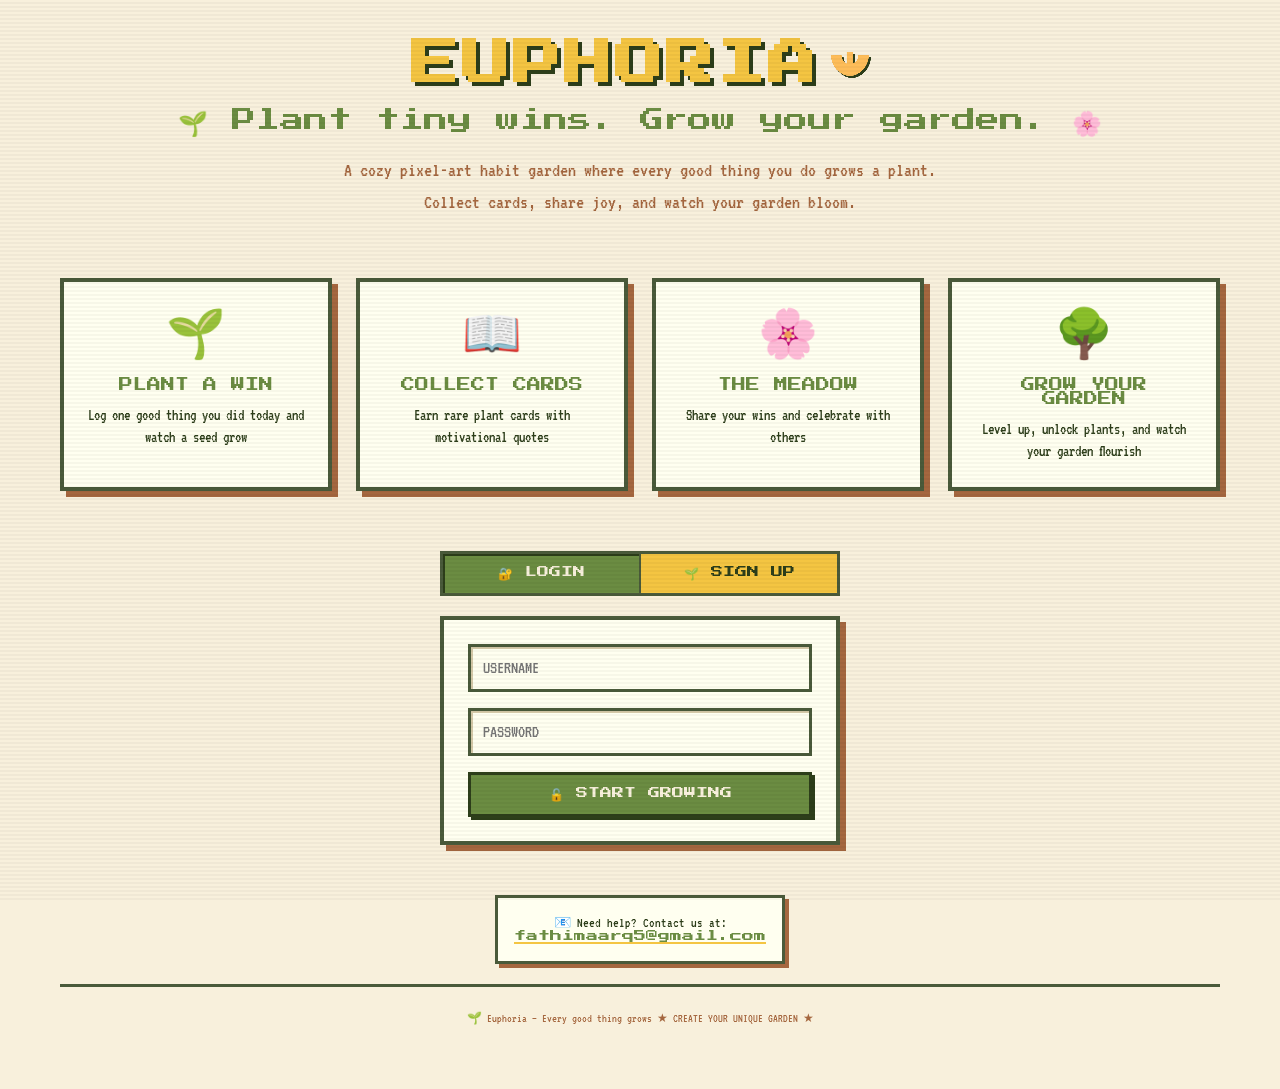
<file: index.html>
<!DOCTYPE html>
<html lang="en">
<head>
    <meta charset="UTF-8">
    <meta name="viewport" content="width=device-width, initial-scale=1.0, user-scalable=yes">
    <title>Euphoria 🌿
    </title>
    <link href="https://fonts.googleapis.com/css2?family=Press+Start+2P&family=VT323&display=swap" rel="stylesheet">
    <style>
        * {
            margin: 0;
            padding: 0;
            box-sizing: border-box;
            image-rendering: crisp-edges;
            image-rendering: pixelated;
        }

        body {
            background: #F8F0DC;
            font-family: 'VT323', monospace;
            font-size: 20px;
            color: #2D3E1A;
            min-height: 100vh;
        }

        .pixel-crt-overlay {
            position: fixed;
            top: 0;
            left: 0;
            width: 100%;
            height: 100%;
            pointer-events: none;
            background: repeating-linear-gradient(0deg, rgba(0,0,0,0.03) 0px, rgba(0,0,0,0.03) 2px, transparent 2px, transparent 4px);
            z-index: 999;
        }

        .landing-container {
            max-width: 1200px;
            margin: 0 auto;
            padding: 40px 20px;
            min-height: 100vh;
            display: flex;
            flex-direction: column;
        }

        .hero {
            text-align: center;
            margin-bottom: 60px;
        }

        .hero-logo {
            display: flex;
            align-items: center;
            justify-content: center;
            gap: 20px;
            margin-bottom: 20px;
        }

        .hero-logo span {
            font-size: 64px;
            filter: drop-shadow(4px 4px 0px #2D3E1A);
            animation: gentleBob 2s infinite;
        }

        .hero-logo h1 {
            font-family: 'Press Start 2P', monospace;
            font-size: 48px;
            color: #F4C542;
            text-shadow: 4px 4px 0px #2D3E1A;
            letter-spacing: 3px;
        }

        .hero-tagline {
            font-size: 24px;
            color: #6B8C42;
            margin-bottom: 16px;
            font-family: 'Press Start 2P', monospace;
        }

        .hero-description {
            font-size: 20px;
            color: #A5673F;
            max-width: 600px;
            margin: 0 auto;
            line-height: 1.6;
        }

        /* Pixel Logo Style - Small Wide Logo */
.pixel-logo {
    max-width: 90px;
    max-height: 30px;
    width: auto;
    height: auto;
    image-rendering: crisp-edges;
    image-rendering: pixelated;
    filter: drop-shadow(2px 2px 0px #2D3E1A);
    object-fit: contain;
}

/* For larger screens */
@media (min-width: 600px) {
    .pixel-logo {
        max-width: 80px;
        max-height: 24px;
    }
}

/* For mobile screens */
@media (max-width: 600px) {
    .pixel-logo {
        max-width: 40px;
        max-height: 16px;
    }
}

/* Align logo with title */
.hero-logo {
    display: flex;
    align-items: center;
    justify-content: center;
    gap: 12px;
    flex-wrap: wrap;
}

        .features {
            display: grid;
            grid-template-columns: repeat(auto-fit, minmax(250px, 1fr));
            gap: 24px;
            margin-bottom: 60px;
        }

        .feature-card {
            background: #FFFFF0;
            border: 4px solid #4A5A3A;
            padding: 24px;
            text-align: center;
            box-shadow: 6px 6px 0px #A5673F;
            transition: all 0.05s linear;
        }

        .feature-card:hover {
            transform: translate(-2px, -2px);
            box-shadow: 8px 8px 0px #A5673F;
        }

        .feature-emoji {
            font-size: 48px;
            margin-bottom: 16px;
            display: block;
        }

        .feature-title {
            font-family: 'Press Start 2P', monospace;
            font-size: 14px;
            color: #6B8C42;
            margin-bottom: 12px;
        }

        .feature-text {
            font-size: 16px;
            color: #2D3E1A;
            line-height: 1.4;
        }

        .auth-container {
            max-width: 400px;
            margin: 0 auto 30px auto;
            width: 100%;
        }

        .auth-tabs {
            display: flex;
            gap: 0;
            margin-bottom: 20px;
            border: 3px solid #4A5A3A;
            background: #D4C9A8;
        }

        .auth-tab {
            flex: 1;
            font-family: 'Press Start 2P', monospace;
            font-size: 12px;
            background: #F4C542;
            border: none;
            color: #2D3E1A;
            padding: 12px;
            cursor: pointer;
            transition: all 0.05s linear;
            text-align: center;
        }

        .auth-tab:first-child {
            border-right: 2px solid #4A5A3A;
        }

        .auth-tab.active {
            background: #6B8C42;
            color: #F8F0DC;
            box-shadow: inset 2px 2px 0px #2D3E1A;
        }

        .auth-tab:hover:not(.active) {
            background: #F8D86A;
        }

        .auth-panel {
            display: none;
            background: #FFFFF0;
            border: 4px solid #4A5A3A;
            padding: 24px;
            box-shadow: 6px 6px 0px #A5673F;
        }

        .auth-panel.active {
            display: block;
            animation: pixelFade 0.2s steps(4);
        }

        .auth-input {
            width: 100%;
            background: #FFFFF0;
            border: 3px solid #4A5A3A;
            padding: 12px;
            font-family: 'VT323', monospace;
            font-size: 18px;
            color: #2D3E1A;
            margin-bottom: 16px;
            box-shadow: inset 2px 2px 0px #D4C9A8;
        }

        .auth-input:focus {
            outline: none;
            border-color: #F4C542;
        }

        .auth-button {
            font-family: 'Press Start 2P', monospace;
            background: #6B8C42;
            border: 3px solid #2D3E1A;
            color: #F8F0DC;
            padding: 12px 20px;
            cursor: pointer;
            font-size: 12px;
            transition: all 0.05s linear;
            box-shadow: 3px 3px 0px #2D3E1A;
            width: 100%;
            text-align: center;
        }

        .auth-button:hover {
            background: #8CA87B;
            transform: translate(-1px, -1px);
            box-shadow: 4px 4px 0px #2D3E1A;
        }

        .auth-button:active {
            transform: translate(2px, 2px);
            box-shadow: 1px 1px 0px #2D3E1A;
        }

        .auth-error {
            font-size: 11px;
            color: #E07A5F;
            margin-top: 12px;
            text-align: center;
            font-family: 'Press Start 2P', monospace;
            display: none;
            line-height: 1.4;
        }

        .auth-success {
            font-size: 11px;
            color: #6B8C42;
            margin-top: 12px;
            text-align: center;
            font-family: 'Press Start 2P', monospace;
            display: none;
            line-height: 1.4;
        }

        .email-contact {
            text-align: center;
            margin: 20px auto;
            padding: 16px;
            background: #FFFFF0;
            border: 3px solid #4A5A3A;
            box-shadow: 4px 4px 0px #A5673F;
        }

        .email-contact p {
            font-size: 14px;
            color: #2D3E1A;
        }

        .email-contact a {
            color: #6B8C42;
            font-family: 'Press Start 2P', monospace;
            font-size: 12px;
            text-decoration: none;
            border-bottom: 2px solid #F4C542;
        }

        .email-contact a:hover {
            color: #F4C542;
        }

        .landing-footer {
            text-align: center;
            margin-top: auto;
            padding: 24px;
            border-top: 3px solid #4A5A3A;
            font-size: 12px;
            color: #A5673F;
        }

        @keyframes gentleBob {
            0% { transform: translateY(0px); }
            50% { transform: translateY(-6px); }
            100% { transform: translateY(0px); }
        }

        @keyframes pixelFade {
            0% { opacity: 0; transform: translateY(4px); }
            100% { opacity: 1; transform: translateY(0); }
        }

        @media (max-width: 600px) {
            .hero-logo h1 { font-size: 28px; }
            .hero-logo span { font-size: 40px; }
            .hero-tagline { font-size: 16px; }
            .hero-description { font-size: 16px; }
            .feature-title { font-size: 11px; }
            .feature-text { font-size: 14px; }
            .auth-container { max-width: 340px; }
        }
    </style>
</head>
<body>
    <div class="pixel-crt-overlay"></div>
    
    <div class="landing-container">
        <div class="hero">
            <div class="hero-logo">
                <h1>EUPHORIA</h1>
                <img src="logo.png" alt="Euphoria Logo" class="pixel-logo">
                
            </div>
            <div class="hero-tagline">🌱 Plant tiny wins. Grow your garden. 🌸</div>
            <div class="hero-description">
                A cozy pixel-art habit garden where every good thing you do grows a plant.<br>
                Collect cards, share joy, and watch your garden bloom.
            </div>
        </div>

        <div class="features">
            <div class="feature-card">
                <span class="feature-emoji">🌱</span>
                <div class="feature-title">PLANT A WIN</div>
                <div class="feature-text">Log one good thing you did today and watch a seed grow</div>
            </div>
            <div class="feature-card">
                <span class="feature-emoji">📖</span>
                <div class="feature-title">COLLECT CARDS</div>
                <div class="feature-text">Earn rare plant cards with motivational quotes</div>
            </div>
            <div class="feature-card">
                <span class="feature-emoji">🌸</span>
                <div class="feature-title">THE MEADOW</div>
                <div class="feature-text">Share your wins and celebrate with others</div>
            </div>
            <div class="feature-card">
                <span class="feature-emoji">🌳</span>
                <div class="feature-title">GROW YOUR GARDEN</div>
                <div class="feature-text">Level up, unlock plants, and watch your garden flourish</div>
            </div>
        </div>

        <div class="auth-container">
            <div class="auth-tabs">
                <button class="auth-tab active" data-auth="login">🔐 LOGIN</button>
                <button class="auth-tab" data-auth="signup">🌱 SIGN UP</button>
            </div>

            <div id="loginPanel" class="auth-panel active">
                <input type="text" id="loginUsername" class="auth-input" placeholder="USERNAME" maxlength="20" autocomplete="off">
                <input type="password" id="loginPassword" class="auth-input" placeholder="PASSWORD">
                <button id="loginBtn" class="auth-button">🔓 START GROWING</button>
                <div id="loginError" class="auth-error"></div>
                <div id="loginSuccess" class="auth-success"></div>
            </div>

            <div id="signupPanel" class="auth-panel">
                <input type="text" id="signupUsername" class="auth-input" placeholder="USERNAME" maxlength="20" autocomplete="off">
                <input type="password" id="signupPassword" class="auth-input" placeholder="PASSWORD">
                <input type="password" id="signupConfirm" class="auth-input" placeholder="CONFIRM PASSWORD">
                <button id="signupBtn" class="auth-button">🌿 CREATE GARDEN</button>
                <div id="signupError" class="auth-error"></div>
                <div id="signupSuccess" class="auth-success"></div>
            </div>
        </div>

        <!-- Email Contact -->
        <div class="email-contact">
            <p>📧 Need help? Contact us at:</p>
            <p><a href="mailto:fathimaarq5@gmail.com">fathimaarq5@gmail.com</a></p>
        </div>

        <footer class="landing-footer">
            <span>🌱 Euphoria — Every good thing grows ★ CREATE YOUR UNIQUE GARDEN ★</span>
        </footer>
    </div>

    <script>
        // ============================================
        // LANDING PAGE AUTH LOGIC
        // ============================================
        
        const tabs = document.querySelectorAll('.auth-tab');
        const loginPanel = document.getElementById('loginPanel');
        const signupPanel = document.getElementById('signupPanel');
        
        tabs.forEach(tab => {
            tab.addEventListener('click', () => {
                tabs.forEach(t => t.classList.remove('active'));
                tab.classList.add('active');
                
                if (tab.dataset.auth === 'login') {
                    loginPanel.classList.add('active');
                    signupPanel.classList.remove('active');
                    document.getElementById('loginError').style.display = 'none';
                    document.getElementById('loginSuccess').style.display = 'none';
                } else {
                    signupPanel.classList.add('active');
                    loginPanel.classList.remove('active');
                    document.getElementById('signupError').style.display = 'none';
                    document.getElementById('signupSuccess').style.display = 'none';
                }
            });
        });
        
        function showError(elementId, message) {
            const errorEl = document.getElementById(elementId);
            errorEl.textContent = message;
            errorEl.style.display = 'block';
            setTimeout(() => {
                errorEl.style.display = 'none';
            }, 4000);
        }
        
        function showSuccess(elementId, message, redirectDelay = 0) {
            const successEl = document.getElementById(elementId);
            successEl.textContent = message;
            successEl.style.display = 'block';
            if (redirectDelay > 0) {
                setTimeout(() => {
                    window.location.href = 'app.html';
                }, redirectDelay);
            }
        }
        
        function getUsers() {
            return JSON.parse(localStorage.getItem('euphoria_users') || '{}');
        }
        
        function saveUsers(users) {
            localStorage.setItem('euphoria_users', JSON.stringify(users));
        }
        
        function userExists(username) {
            const users = getUsers();
            return users.hasOwnProperty(username.toLowerCase());
        }
        
        function createUser(username, password) {
            const users = getUsers();
            users[username.toLowerCase()] = {
                username: username,
                password: password
            };
            saveUsers(users);
        }
        
        function validateUser(username, password) {
            const users = getUsers();
            const user = users[username.toLowerCase()];
            return user && user.password === password;
        }
        
        function login(username, password) {
            document.getElementById('loginError').style.display = 'none';
            document.getElementById('loginSuccess').style.display = 'none';
            
            if (!username || !username.trim()) {
                showError('loginError', '❌ Please enter your username!');
                return false;
            }
            
            if (!password) {
                showError('loginError', '❌ Please enter your password!');
                return false;
            }
            
            if (validateUser(username, password)) {
                localStorage.setItem('euphoria_current_user', username.toLowerCase());
                showSuccess('loginSuccess', ' Login successful! Redirecting to your garden... ', 1200);
                return true;
            } else {
                showError('loginError', '❌ Invalid username or password!');
                return false;
            }
        }
        
        function signup(username, password, confirm) {
            document.getElementById('signupError').style.display = 'none';
            document.getElementById('signupSuccess').style.display = 'none';
            
            if (!username || !username.trim()) {
                showError('signupError', '❌ Please choose a username!');
                return false;
            }
            
            if (username.length < 3) {
                showError('signupError', '❌ Username must be at least 3 characters!');
                return false;
            }
            
            if (username.length > 20) {
                showError('signupError', '❌ Username must be less than 20 characters!');
                return false;
            }
            
            if (userExists(username)) {
                showError('signupError', '❌ Username already taken!');
                return false;
            }
            
            if (!password) {
                showError('signupError', '❌ Please enter a password!');
                return false;
            }
            
            if (password.length < 3) {
                showError('signupError', '❌ Password must be at least 3 characters!');
                return false;
            }
            
            if (password !== confirm) {
                showError('signupError', '❌ Passwords do not match!');
                return false;
            }
            
            createUser(username, password);
            
            showSuccess('signupSuccess', ' Account created! Logging you in... ', 0);
            
            setTimeout(() => {
                localStorage.setItem('euphoria_current_user', username.toLowerCase());
                window.location.href = 'app.html';
            }, 1500);
            
            return true;
        }
        
        document.getElementById('loginBtn').addEventListener('click', () => {
            const username = document.getElementById('loginUsername').value.trim();
            const password = document.getElementById('loginPassword').value;
            login(username, password);
        });
        
        document.getElementById('signupBtn').addEventListener('click', () => {
            const username = document.getElementById('signupUsername').value.trim();
            const password = document.getElementById('signupPassword').value;
            const confirm = document.getElementById('signupConfirm').value;
            signup(username, password, confirm);
        });
        
        document.getElementById('loginPassword').addEventListener('keypress', (e) => {
            if (e.key === 'Enter') document.getElementById('loginBtn').click();
        });
        
        document.getElementById('signupConfirm').addEventListener('keypress', (e) => {
            if (e.key === 'Enter') document.getElementById('signupBtn').click();
        });
        
        if (localStorage.getItem('euphoria_current_user')) {
            window.location.href = 'app.html';
        }
    </script>
</body>
</html>
</file>
<file: style.css>
/* ============================================ */
/* EUPHORIA - FULL PIXEL ANIMATED VIBE          */
/* ============================================ */

* {
    margin: 0;
    padding: 0;
    box-sizing: border-box;
    image-rendering: crisp-edges;
    image-rendering: pixelated;
}

body {
    background: #F8F0DC;
    font-family: 'VT323', monospace;
    font-size: 20px;
    color: #2D3E1A;
    padding: 20px;
    cursor: default;
}

.pixel-crt-overlay {
    position: fixed;
    top: 0;
    left: 0;
    width: 100%;
    height: 100%;
    pointer-events: none;
    background: repeating-linear-gradient(0deg, rgba(0,0,0,0.03) 0px, rgba(0,0,0,0.03) 2px, transparent 2px, transparent 4px);
    z-index: 999;
}

.container {
    max-width: 800px;
    margin: 0 auto;
}

.pixel-header {
    text-align: center;
    margin-bottom: 24px;
    border: 4px solid #4A5A3A;
    background: #6B8C42;
    padding: 16px;
    box-shadow: 6px 6px 0px #2D3E1A;
}

.logo {
    display: flex;
    align-items: center;
    justify-content: center;
    gap: 16px;
    flex-wrap: wrap;
}

.logo h1 {
    font-family: 'Press Start 2P', monospace;
    font-size: 28px;
    color: #F4C542;
    text-shadow: 3px 3px 0px #2D3E1A;
    letter-spacing: 2px;
}

.pixel-icon {
    font-size: 32px;
    filter: drop-shadow(2px 2px 0px #2D3E1A);
}

.tagline {
    font-size: 18px;
    color: #F8F0DC;
    margin-top: 8px;
    letter-spacing: 1px;
}

.data-notice {
    font-family: 'Press Start 2P', monospace;
    font-size: 8px;
    color: #F4C542;
    margin-top: 8px;
    letter-spacing: 1px;
}

.nav-tabs {
    display: flex;
    flex-wrap: wrap;
    gap: 8px;
    margin-bottom: 24px;
    justify-content: center;
}

.pixel-tab {
    font-family: 'Press Start 2P', monospace;
    font-size: 12px;
    background: #F4C542;
    border: 3px solid #4A5A3A;
    color: #2D3E1A;
    padding: 10px 16px;
    cursor: pointer;
    transition: all 0.05s linear;
    box-shadow: 3px 3px 0px #4A5A3A;
}

.pixel-tab:hover {
    background: #F8D86A;
    transform: translate(-1px, -1px);
    box-shadow: 4px 4px 0px #2D3E1A;
}

.pixel-tab.active {
    background: #6B8C42;
    color: #F8F0DC;
    box-shadow: inset 2px 2px 0px #2D3E1A;
    transform: translate(2px, 2px);
}

.tab-content {
    display: none;
    animation: pixelFade 0.2s steps(4);
}

.tab-content.active {
    display: block;
}

@keyframes pixelFade {
    0% { opacity: 0; transform: translateY(4px); }
    100% { opacity: 1; transform: translateY(0); }
}

.pixel-card {
    background: #FFFFF0;
    border: 4px solid #4A5A3A;
    padding: 20px;
    margin-bottom: 20px;
    box-shadow: 6px 6px 0px #A5673F;
}

.pixel-card-header {
    font-family: 'Press Start 2P', monospace;
    font-size: 14px;
    background: #6B8C42;
    color: #F8F0DC;
    display: inline-block;
    padding: 6px 12px;
    margin-bottom: 16px;
    border: 2px solid #2D3E1A;
    box-shadow: 3px 3px 0px #2D3E1A;
}

.stats-row {
    display: grid;
    grid-template-columns: repeat(auto-fit, minmax(100px, 1fr));
    gap: 16px;
    margin-bottom: 20px;
}

.stat-card {
    text-align: center;
    padding: 16px;
}

.stat-label {
    font-family: 'Press Start 2P', monospace;
    font-size: 11px;
    color: #A5673F;
    margin-bottom: 8px;
}

.stat-value {
    font-family: 'Press Start 2P', monospace;
    font-size: 24px;
    color: #6B8C42;
    text-shadow: 2px 2px 0px #D4C9A8;
}

.xp-card {
    padding: 16px;
}

.xp-label {
    font-family: 'Press Start 2P', monospace;
    font-size: 11px;
    margin-bottom: 8px;
}

.xp-bar-bg {
    background: #D4C9A8;
    border: 3px solid #4A5A3A;
    height: 24px;
}

.xp-bar-fill {
    background: #F4C542;
    height: 100%;
    width: 0%;
    transition: width 0.2s steps(10);
}

.xp-text {
    font-size: 16px;
    margin-top: 8px;
    text-align: right;
}

.pixel-input {
    width: 100%;
    background: #FFFFF0;
    border: 3px solid #4A5A3A;
    padding: 12px;
    font-family: 'VT323', monospace;
    font-size: 18px;
    color: #2D3E1A;
    resize: vertical;
    box-shadow: inset 2px 2px 0px #D4C9A8;
}

.pixel-input:focus {
    outline: none;
    border-color: #F4C542;
}

.pixel-button {
    font-family: 'Press Start 2P', monospace;
    background: #6B8C42;
    border: 3px solid #2D3E1A;
    color: #F8F0DC;
    padding: 12px 20px;
    cursor: pointer;
    font-size: 12px;
    transition: all 0.05s linear;
    box-shadow: 3px 3px 0px #2D3E1A;
    display: inline-block;
    text-align: center;
}

.pixel-button:hover {
    background: #8CA87B;
    transform: translate(-1px, -1px);
    box-shadow: 4px 4px 0px #2D3E1A;
}

.pixel-button:active {
    transform: translate(2px, 2px);
    box-shadow: 1px 1px 0px #2D3E1A;
}

.pixel-button-small {
    font-family: 'Press Start 2P', monospace;
    background: #6B8C42;
    border: 3px solid #2D3E1A;
    color: #F8F0DC;
    padding: 6px 12px;
    cursor: pointer;
    font-size: 10px;
    transition: all 0.05s linear;
    box-shadow: 3px 3px 0px #2D3E1A;
    display: inline-block;
    text-align: center;
}

.pixel-button-small:hover {
    background: #8CA87B;
    transform: translate(-1px, -1px);
    box-shadow: 4px 4px 0px #2D3E1A;
}

.pixel-button-small:active {
    transform: translate(2px, 2px);
    box-shadow: 1px 1px 0px #2D3E1A;
}

.pixel-button-large {
    width: 100%;
    margin-top: 12px;
}

.pixel-button-danger-full {
    font-family: 'Press Start 2P', monospace;
    background: #E07A5F;
    border: 3px solid #8B3A2A;
    color: #FFFFF0;
    padding: 14px 20px;
    cursor: pointer;
    font-size: 12px;
    transition: all 0.05s linear;
    box-shadow: 4px 4px 0px #5C2E1A;
    width: 100%;
    text-align: center;
    margin-bottom: 12px;
}

.pixel-button-danger-full:hover {
    background: #C04E3A;
    transform: translate(-1px, -1px);
    box-shadow: 5px 5px 0px #5C2E1A;
}

.pixel-button-danger-full:active {
    transform: translate(2px, 2px);
    box-shadow: 2px 2px 0px #5C2E1A;
}

.pixel-button-danger-small {
    font-family: 'Press Start 2P', monospace;
    background: #E07A5F;
    border: 3px solid #8B3A2A;
    color: #FFFFF0;
    padding: 8px 14px;
    cursor: pointer;
    font-size: 9px;
    transition: all 0.05s linear;
    box-shadow: 3px 3px 0px #5C2E1A;
}

.photo-upload-row {
    display: flex;
    align-items: center;
    gap: 12px;
    margin-top: 12px;
    flex-wrap: wrap;
}

.photo-name {
    font-size: 14px;
    color: #A5673F;
}

.feedback-message {
    margin-top: 12px;
    font-size: 16px;
    color: #F4C542;
    text-shadow: 1px 1px 0px #2D3E1A;
    animation: pixelBlink 0.3s steps(2);
}

@keyframes pixelBlink {
    0% { opacity: 0; transform: scale(0.95); }
    100% { opacity: 1; transform: scale(1); }
}

.mini-garden {
    display: flex;
    gap: 12px;
    flex-wrap: wrap;
    justify-content: center;
    min-height: 60px;
    align-items: center;
}

.empty-garden {
    color: #A5673F;
    font-size: 14px;
}

.garden-grid {
    display: grid;
    grid-template-columns: repeat(auto-fill, minmax(70px, 1fr));
    gap: 12px;
    margin-top: 16px;
}

.garden-plant {
    text-align: center;
    padding: 12px;
    background: #F8F0DC;
    border: 2px solid #4A5A3A;
    font-size: 40px;
    cursor: pointer;
    transition: all 0.05s linear;
    animation: gentleBob 2s infinite ease-in-out;
}

.garden-plant:hover {
    transform: scale(1.05);
    background: #F4C542;
}

@keyframes gentleBob {
    0% { transform: translateY(0px); }
    50% { transform: translateY(-4px); }
    100% { transform: translateY(0px); }
}

.garden-plant.rare {
    animation: gentleBob 2s infinite, softGlow 2s infinite;
}

@keyframes softGlow {
    0% { filter: drop-shadow(0 0 2px #F4C542); }
    50% { filter: drop-shadow(0 0 10px #F4C542); }
    100% { filter: drop-shadow(0 0 2px #F4C542); }
}

.album-grid {
    display: grid;
    grid-template-columns: repeat(auto-fill, minmax(150px, 1fr));
    gap: 16px;
    margin-top: 16px;
}

.album-card {
    background: #FFFFF0;
    border: 3px solid #4A5A3A;
    padding: 12px;
    text-align: center;
    cursor: pointer;
    transition: all 0.05s linear;
    box-shadow: 3px 3px 0px #A5673F;
}

.album-card:hover {
    transform: translate(-2px, -2px);
    box-shadow: 5px 5px 0px #A5673F;
}

.album-card.locked {
    opacity: 0.5;
    filter: grayscale(0.5);
}

.album-card-plant {
    font-size: 48px;
    display: block;
    margin-bottom: 8px;
}

.album-card-name {
    font-family: 'Press Start 2P', monospace;
    font-size: 10px;
    color: #2D3E1A;
}

.album-card-rarity {
    font-size: 10px;
    color: #F4C542;
    margin-top: 4px;
}

.album-stats {
    font-size: 14px;
    margin-bottom: 16px;
    text-align: center;
    color: #6B8C42;
}

/* ============================================ */
/* POPUP MODAL - LARGER FONTS                  */
/* ============================================ */

.plant-popup-modal {
    position: fixed;
    top: 0;
    left: 0;
    width: 100%;
    height: 100%;
    z-index: 10000;
}

.plant-popup-overlay {
    width: 100%;
    height: 100%;
    background: rgba(0, 0, 0, 0.85);
    display: flex;
    justify-content: center;
    align-items: center;
    cursor: pointer;
}

.plant-popup-container {
    background: #FFFFF0;
    border: 4px solid #6B8C42;
    padding: 24px 20px 20px 20px;
    max-width: 450px;
    width: 90%;
    text-align: center;
    position: relative;
    cursor: default;
    box-shadow: 8px 8px 0px #2D3E1A;
}

.plant-popup-close {
    position: absolute;
    top: 8px;
    right: 10px;
    background: #E07A5F;
    border: 2px solid #8B3A2A;
    color: white;
    font-family: 'Press Start 2P', monospace;
    font-size: 12px;
    cursor: pointer;
    padding: 4px 10px;
}

.plant-popup-close:hover {
    background: #C04E3A;
}

.plant-popup-emoji {
    font-size: 72px;
    margin-bottom: 12px;
}

.plant-popup-name {
    font-family: 'Press Start 2P', monospace;
    font-size: 16px;
    color: #6B8C42;
    margin-bottom: 8px;
}

.plant-popup-date {
    font-family: 'Press Start 2P', monospace;
    font-size: 10px;
    color: #A5673F;
    margin-bottom: 16px;
}

.plant-popup-good {
    font-size: 18px;
    color: #2D3E1A;
    margin-bottom: 16px;
    padding: 12px;
    background: #F8F0DC;
    border-left: 4px solid #F4C542;
    text-align: left;
    max-height: 150px;
    overflow-y: auto;
    line-height: 1.5;
}

.plant-popup-photo {
    max-width: 250px;
    max-height: 250px;
    width: auto;
    height: auto;
    border: 3px solid #4A5A3A;
    margin-bottom: 16px;
    display: block;
    margin-left: auto;
    margin-right: auto;
}

.plant-popup-no-photo {
    font-size: 14px;
    color: #A5673F;
    margin-bottom: 16px;
    padding: 16px;
    background: #F8F0DC;
    border: 2px dashed #4A5A3A;
    max-width: 200px;
    margin-left: auto;
    margin-right: auto;
}

.plant-popup-quote {
    font-size: 14px;
    font-style: italic;
    color: #6B8C42;
    margin-bottom: 20px;
    padding: 12px;
    background: #FFFFF0;
    border: 2px solid #F4C542;
    line-height: 1.5;
}

.plant-popup-close-btn {
    font-family: 'Press Start 2P', monospace;
    background: #6B8C42;
    border: 2px solid #2D3E1A;
    color: #F8F0DC;
    padding: 8px 16px;
    cursor: pointer;
    font-size: 11px;
}

.plant-popup-close-btn:hover {
    background: #8CA87B;
}

/* ============================================ */
/* HISTORY ROOTS - LARGER IMAGES & FONTS       */
/* ============================================ */

.history-list {
    display: flex;
    flex-direction: column;
    gap: 16px;
    max-height: 500px;
    overflow-y: auto;
}

.history-item {
    background: #F8F0DC;
    border-left: 8px solid #6B8C42;
    padding: 16px;
}

.history-date {
    font-family: 'Press Start 2P', monospace;
    font-size: 11px;
    color: #A5673F;
    margin-bottom: 6px;
}

.history-good {
    font-size: 18px;
    margin-top: 6px;
    margin-bottom: 10px;
    color: #2D3E1A;
    line-height: 1.4;
}

.history-photo-small {
    max-width: 120px;
    max-height: 120px;
    width: auto;
    height: auto;
    margin-top: 10px;
    border: 3px solid #4A5A3A;
    display: block;
}

/* ============================================ */
/* MEADOW IMAGES - LARGER                      */
/* ============================================ */

.meadow-post-image-small {
    max-width: 150px;
    max-height: 150px;
    width: auto;
    height: auto;
    margin-top: 10px;
    border: 3px solid #4A5A3A;
    display: block;
}

/* ============================================ */
/* MEADOW & HISTORY REST                       */
/* ============================================ */

.meadow-submit {
    margin-bottom: 24px;
    padding-bottom: 16px;
    border-bottom: 3px dashed #4A5A3A;
}

.meadow-controls {
    display: flex;
    flex-wrap: wrap;
    gap: 12px;
    align-items: center;
    margin-top: 12px;
}

.pixel-checkbox {
    display: flex;
    align-items: center;
    gap: 6px;
    font-size: 14px;
}

.meadow-feed {
    display: flex;
    flex-direction: column;
    gap: 16px;
    max-height: 500px;
    overflow-y: auto;
}

.meadow-post {
    background: #F8F0DC;
    border: 3px solid #4A5A3A;
    padding: 16px;
}

.meadow-post-header {
    font-family: 'Press Start 2P', monospace;
    font-size: 10px;
    color: #6B8C42;
    margin-bottom: 8px;
    display: flex;
    justify-content: space-between;
    flex-wrap: wrap;
}

.meadow-post-text {
    font-size: 18px;
    margin-bottom: 10px;
    line-height: 1.4;
}

.meadow-post-footer {
    display: flex;
    align-items: center;
    gap: 12px;
    margin-top: 12px;
    padding-top: 8px;
    border-top: 1px dashed #D4C9A8;
}

.like-button {
    background: none;
    border: none;
    font-family: 'Press Start 2P', monospace;
    font-size: 11px;
    cursor: pointer;
    padding: 4px 8px;
    color: #A5673F;
}

.like-button.liked {
    color: #E07A5F;
}

.like-count {
    font-size: 11px;
    color: #6B8C42;
}

.meadow-post-avatar {
    font-size: 18px;
    margin-right: 6px;
}

.pixel-footer {
    text-align: center;
    margin-top: 32px;
    padding: 16px;
    border-top: 3px solid #4A5A3A;
    font-size: 12px;
    color: #A5673F;
}

/* ============================================ */
/* SETTINGS PAGE STYLES                         */
/* ============================================ */

.profile-card {
    text-align: center;
}

.profile-preview {
    background: #6B8C42;
    border: 3px solid #2D3E1A;
    padding: 20px;
    margin-bottom: 24px;
    box-shadow: inset 2px 2px 0px #8CA87B, inset -2px -2px 0px #4A5A3A;
}

.profile-preview-avatar {
    font-size: 64px;
    filter: drop-shadow(3px 3px 0px #2D3E1A);
    animation: gentleBob 2s infinite;
}

.profile-preview-name {
    font-family: 'Press Start 2P', monospace;
    font-size: 12px;
    color: #F4C542;
    margin-top: 12px;
    text-shadow: 2px 2px 0px #2D3E1A;
}

.settings-row {
    margin-top: 16px;
}

.settings-label {
    font-family: 'Press Start 2P', monospace;
    font-size: 11px;
    display: block;
    margin-bottom: 12px;
    color: #6B8C42;
    text-align: left;
}

.pixel-input-small {
    font-size: 16px;
    padding: 10px;
    text-align: center;
}

.settings-hint {
    font-size: 11px;
    color: #A5673F;
    margin-top: 8px;
    text-align: left;
}

.center-hint {
    text-align: center;
    margin-bottom: 16px;
}

.avatar-scroll-container {
    overflow-x: auto;
    padding-bottom: 8px;
    margin: 8px 0;
}

.avatar-row {
    display: flex;
    flex-direction: row;
    gap: 8px;
    min-width: min-content;
}

.avatar-item {
    font-size: 32px;
    background: #FFFFF0;
    border: 3px solid #4A5A3A;
    padding: 10px 12px;
    text-align: center;
    cursor: pointer;
    transition: all 0.05s linear;
    box-shadow: 2px 2px 0px #A5673F;
    flex-shrink: 0;
}

.avatar-item:hover {
    transform: translate(-1px, -1px);
    box-shadow: 3px 3px 0px #A5673F;
    background: #F4C542;
}

.avatar-item.selected {
    background: #6B8C42;
    border-color: #F4C542;
    transform: translate(2px, 2px);
    box-shadow: 1px 1px 0px #A5673F;
}

.avatar-update-message {
    text-align: center;
    font-family: 'Press Start 2P', monospace;
    font-size: 10px;
    color: #6B8C42;
    margin-top: 12px;
    padding: 8px;
    background: #FFFFF0;
    border: 2px solid #6B8C42;
    animation: pixelBlink 0.3s steps(2);
}

.danger-card {
    border-color: #E07A5F;
    background: #FFF8F0;
}

.danger-header {
    background: #E07A5F;
    border-color: #8B3A2A;
    color: #FFFFF0;
}

.danger-warning-small {
    font-size: 9px;
    color: #E07A5F;
    text-align: center;
    font-family: 'Press Start 2P', monospace;
    margin-top: 8px;
}

.delete-confirm-box {
    margin-top: 20px;
    padding: 16px;
    background: #2D1A0A;
    border: 4px solid #E07A5F;
    display: none;
}

.delete-confirm-content {
    text-align: center;
}

.delete-warning-icon {
    font-size: 36px;
    margin-bottom: 8px;
    animation: shakeWarning 0.5s infinite;
}

.delete-question {
    font-family: 'Press Start 2P', monospace;
    font-size: 11px;
    color: #E07A5F;
    margin-bottom: 12px;
}

.delete-message {
    font-size: 11px;
    color: #F8F0DC;
    margin-bottom: 20px;
}

.delete-buttons {
    display: flex;
    gap: 12px;
    justify-content: center;
    flex-wrap: wrap;
}

@keyframes shakeWarning {
    0%, 100% { transform: translateX(0); }
    25% { transform: translateX(-2px); }
    75% { transform: translateX(2px); }
}

/* ============================================ */
/* FRIENDS LIST STYLES                          */
/* ============================================ */

.add-friend-row {
    display: flex;
    gap: 12px;
    flex-wrap: wrap;
}

.add-friend-row .pixel-input {
    flex: 1;
    min-width: 150px;
}

.friends-list {
    display: flex;
    flex-direction: column;
    gap: 12px;
}

.friend-request-item, .friend-item {
    display: flex;
    align-items: center;
    gap: 12px;
    background: #F8F0DC;
    border: 3px solid #4A5A3A;
    padding: 12px;
    flex-wrap: wrap;
}

.friend-avatar {
    font-size: 32px;
    min-width: 48px;
    text-align: center;
}

.friend-name {
    font-family: 'Press Start 2P', monospace;
    font-size: 11px;
    flex: 1;
    min-width: 100px;
    color: #2D3E1A;
}

.friend-stats {
    font-size: 14px;
    color: #6B8C42;
    min-width: 80px;
}

.friend-actions {
    display: flex;
    gap: 8px;
    flex-wrap: wrap;
}

.unread-badge {
    background: #E07A5F;
    color: white;
    font-family: 'Press Start 2P', monospace;
    font-size: 8px;
    padding: 2px 6px;
    margin-left: 8px;
    display: inline-block;
}

.unread-dot {
    color: #E07A5F;
    font-size: 12px;
    margin-left: 4px;
    display: inline-block;
}

/* ============================================ */
/* CHAT MODAL STYLES                            */
/* ============================================ */

.chat-modal {
    position: fixed;
    top: 0;
    left: 0;
    width: 100%;
    height: 100%;
    z-index: 20000;
}

.chat-modal-overlay {
    width: 100%;
    height: 100%;
    background: rgba(0, 0, 0, 0.85);
    display: flex;
    justify-content: center;
    align-items: center;
    cursor: pointer;
}

.chat-modal-container {
    background: #FFFFF0;
    border: 4px solid #6B8C42;
    width: 90%;
    max-width: 500px;
    height: 80%;
    max-height: 600px;
    display: flex;
    flex-direction: column;
    cursor: default;
    box-shadow: 8px 8px 0px #2D3E1A;
}

.chat-modal-header {
    display: flex;
    justify-content: space-between;
    align-items: center;
    padding: 16px;
    background: #6B8C42;
    border-bottom: 3px solid #2D3E1A;
}

.chat-header-info {
    display: flex;
    align-items: center;
    gap: 12px;
}

.chat-avatar {
    font-size: 32px;
}

.chat-name {
    font-family: 'Press Start 2P', monospace;
    font-size: 12px;
    color: #F8F0DC;
}

.chat-close-btn {
    background: #E07A5F;
    border: 2px solid #8B3A2A;
    color: white;
    font-family: 'Press Start 2P', monospace;
    font-size: 12px;
    cursor: pointer;
    padding: 4px 10px;
}

.chat-close-btn:hover {
    background: #C04E3A;
}

.chat-messages {
    flex: 1;
    overflow-y: auto;
    padding: 16px;
    display: flex;
    flex-direction: column;
    gap: 12px;
}

.chat-empty {
    text-align: center;
    color: #A5673F;
    font-size: 14px;
    padding: 40px;
}

.chat-message {
    display: flex;
    margin-bottom: 8px;
}

.chat-message-me {
    justify-content: flex-end;
}

.chat-message-them {
    justify-content: flex-start;
}

.chat-message-bubble {
    max-width: 70%;
    padding: 10px 14px;
    border: 2px solid #4A5A3A;
    background: #F8F0DC;
}

.chat-message-me .chat-message-bubble {
    background: #6B8C42;
    border-color: #2D3E1A;
}

.chat-message-me .chat-message-text {
    color: #F8F0DC;
}

.chat-message-text {
    font-size: 16px;
    color: #2D3E1A;
    word-wrap: break-word;
}

.chat-message-time {
    font-size: 9px;
    color: #A5673F;
    margin-top: 4px;
    text-align: right;
}

.chat-message-me .chat-message-time {
    color: #D4C9A8;
}

.chat-input-area {
    display: flex;
    gap: 8px;
    padding: 16px;
    border-top: 3px solid #4A5A3A;
    background: #FFFFF0;
}

.chat-input {
    flex: 1;
    background: #FFFFF0;
    border: 3px solid #4A5A3A;
    padding: 10px;
    font-family: 'VT323', monospace;
    font-size: 16px;
    color: #2D3E1A;
}

.chat-input:focus {
    outline: none;
    border-color: #F4C542;
}

.chat-send-btn {
    font-family: 'Press Start 2P', monospace;
    background: #6B8C42;
    border: 3px solid #2D3E1A;
    color: #F8F0DC;
    padding: 8px 16px;
    cursor: pointer;
    font-size: 10px;
}

.chat-send-btn:hover {
    background: #8CA87B;
}

/* ============================================ */
/* RESPONSIVE                                   */
/* ============================================ */

@media (max-width: 600px) {
    body {
        padding: 10px;
    }
    
    .logo h1 {
        font-size: 20px;
    }
    
    .pixel-tab {
        font-size: 8px;
        padding: 6px 10px;
    }
    
    .garden-grid {
        grid-template-columns: repeat(auto-fill, minmax(55px, 1fr));
        gap: 6px;
    }
    
    .garden-plant {
        font-size: 32px;
        padding: 6px;
    }
    
    .album-grid {
        grid-template-columns: repeat(auto-fill, minmax(110px, 1fr));
    }
    
    .avatar-item {
        font-size: 24px;
        padding: 8px 10px;
    }
    
    .plant-popup-container {
        max-width: 360px;
        padding: 20px 16px 16px 16px;
    }
    
    .plant-popup-emoji {
        font-size: 56px;
    }
    
    .plant-popup-name {
        font-size: 14px;
    }
    
    .plant-popup-good {
        font-size: 16px;
        max-height: 120px;
    }
    
    .plant-popup-photo {
        max-width: 200px;
        max-height: 200px;
    }
    
    .history-photo-small {
        max-width: 90px;
        max-height: 90px;
    }
    
    .meadow-post-image-small {
        max-width: 110px;
        max-height: 110px;
    }
    
    .history-good {
        font-size: 16px;
    }
    
    .friend-item, .friend-request-item {
        flex-direction: column;
        text-align: center;
    }
    
    .friend-actions {
        justify-content: center;
    }
    
    .chat-modal-container {
        width: 95%;
        height: 85%;
    }
    
    .chat-message-bubble {
        max-width: 85%;
    }
    
    .chat-message-text {
        font-size: 14px;
    }
}

/* ============================================ */
/* CONTACT MODAL STYLES                         */
/* ============================================ */

.contact-modal {
    position: fixed;
    top: 0;
    left: 0;
    width: 100%;
    height: 100%;
    z-index: 30000;
}

.contact-modal-overlay {
    width: 100%;
    height: 100%;
    background: rgba(0, 0, 0, 0.85);
    display: flex;
    justify-content: center;
    align-items: center;
    cursor: pointer;
}

.contact-modal-container {
    background: #FFFFF0;
    border: 4px solid #6B8C42;
    width: 90%;
    max-width: 450px;
    max-height: 90%;
    overflow-y: auto;
    cursor: default;
    box-shadow: 8px 8px 0px #2D3E1A;
}

.contact-modal-header {
    display: flex;
    justify-content: space-between;
    align-items: center;
    padding: 16px;
    background: #6B8C42;
    border-bottom: 3px solid #2D3E1A;
}

.contact-header-info {
    display: flex;
    align-items: center;
    gap: 12px;
}

.contact-icon {
    font-size: 24px;
}

.contact-title {
    font-family: 'Press Start 2P', monospace;
    font-size: 12px;
    color: #F8F0DC;
}

.contact-close-btn, .forgot-close-btn {
    background: #E07A5F;
    border: 2px solid #8B3A2A;
    color: white;
    font-family: 'Press Start 2P', monospace;
    font-size: 12px;
    cursor: pointer;
    padding: 4px 10px;
}

.contact-close-btn:hover, .forgot-close-btn:hover {
    background: #C04E3A;
}

.contact-modal-body {
    padding: 20px;
}

.contact-desc {
    font-size: 14px;
    color: #A5673F;
    margin-bottom: 20px;
    text-align: center;
}

.contact-form-group {
    margin-bottom: 16px;
}

.contact-label {
    font-family: 'Press Start 2P', monospace;
    font-size: 10px;
    color: #6B8C42;
    display: block;
    margin-bottom: 8px;
}

.contact-input, .contact-textarea {
    width: 100%;
    background: #FFFFF0;
    border: 3px solid #4A5A3A;
    padding: 10px;
    font-family: 'VT323', monospace;
    font-size: 16px;
    color: #2D3E1A;
}

.contact-input:focus, .contact-textarea:focus {
    outline: none;
    border-color: #F4C542;
}

.contact-textarea {
    resize: vertical;
}

.contact-submit-btn {
    font-family: 'Press Start 2P', monospace;
    background: #E07A5F;
    border: 3px solid #8B3A2A;
    color: #FFFFF0;
    padding: 10px 20px;
    cursor: pointer;
    font-size: 11px;
    transition: all 0.05s linear;
    box-shadow: 3px 3px 0px #5C2E1A;
    width: 100%;
    margin-top: 10px;
}

.contact-submit-btn:hover {
    background: #C04E3A;
    transform: translate(-1px, -1px);
    box-shadow: 4px 4px 0px #5C2E1A;
}

.contact-feedback {
    margin-top: 12px;
    font-size: 11px;
    text-align: center;
    font-family: 'Press Start 2P', monospace;
    display: none;
}

.contact-feedback.success {
    color: #6B8C42;
    display: block;
}

.contact-feedback.error {
    color: #E07A5F;
    display: block;
}
/* Pixel Logo Style - Small Wide Logo */
.pixel-logo {
    max-width: 80px;
    max-height: 28px;
    width: auto;
    height: auto;
    image-rendering: crisp-edges;
    image-rendering: pixelated;
    filter: drop-shadow(2px 2px 0px #2D3E1A);
    object-fit: contain;
}

/* For larger screens */
@media (min-width: 600px) {
    .pixel-logo {
        max-width: 90px;
        max-height: 32px;
    }
}

/* For mobile screens */
@media (max-width: 600px) {
    .pixel-logo {
        max-width: 70px;
        max-height: 25px;
    }
}
</file>
